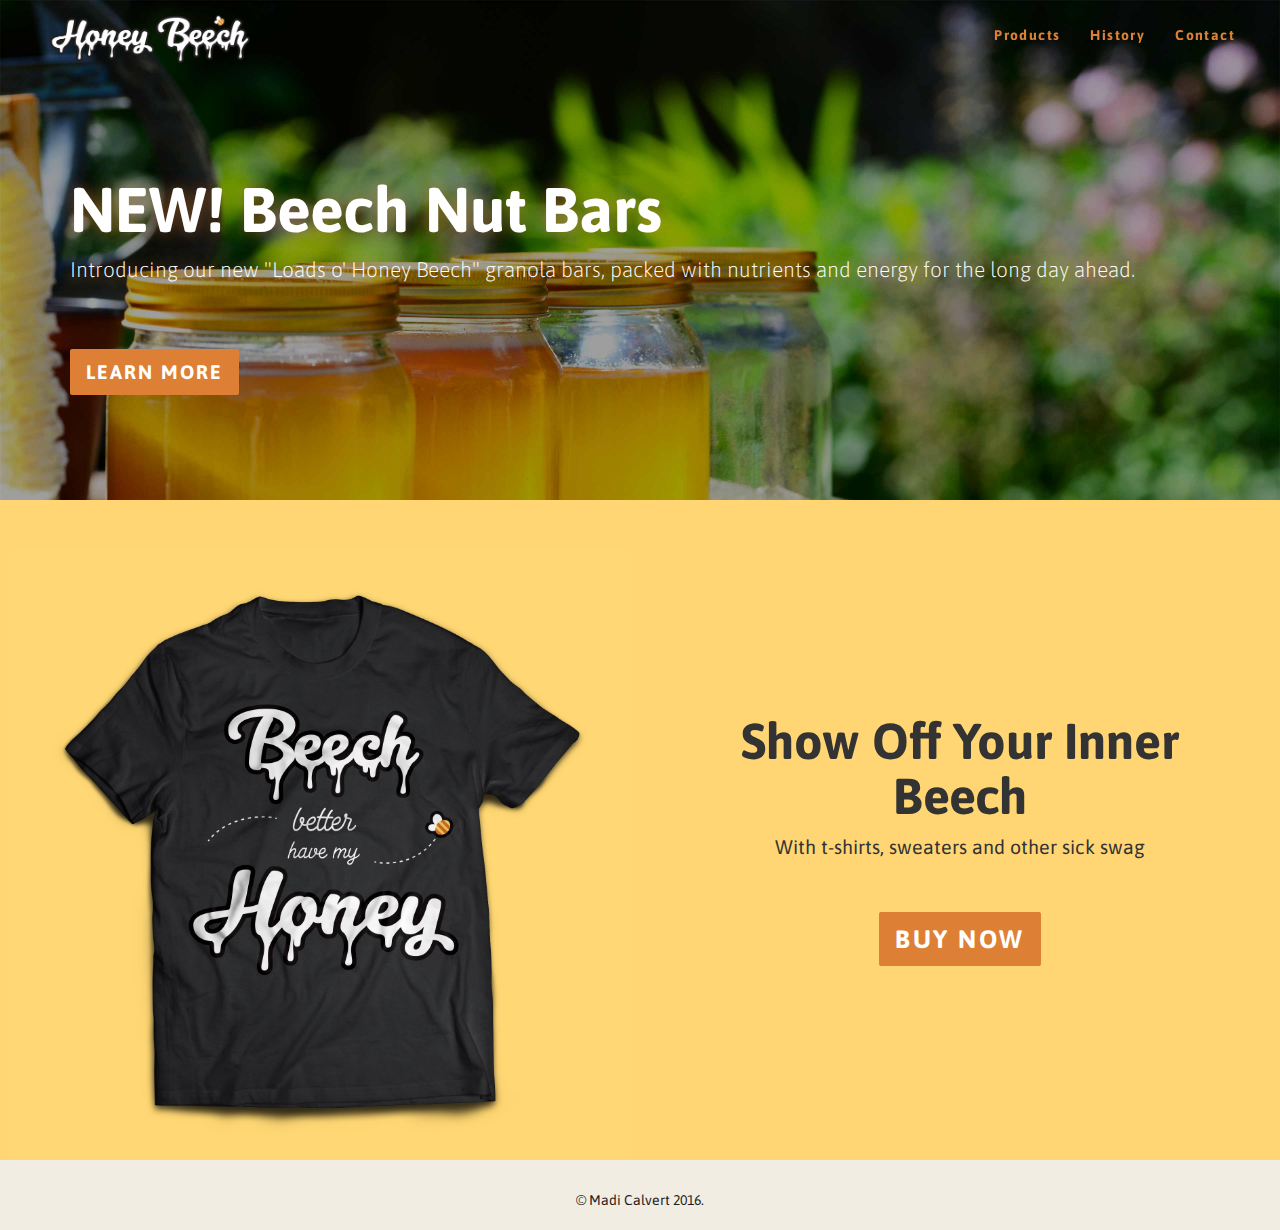
<file: index.html>
<!DOCTYPE html>
<html>
<head>
	<title>Madi Calvert | Bootstrap Website</title>
	<meta name="viewport" content="width=device-width, initial-scale=1.0">
	<link rel="stylesheet" href="https://maxcdn.bootstrapcdn.com/bootstrap/3.3.7/css/bootstrap.min.css">
	<link rel="stylesheet" type="text/css" href="css/normalize.css">
	<link rel="stylesheet" type="text/css" href="css/global.css">
</head>

<body>
<!-- Global Nav -->
<nav id="mainNav" class="navbar navbar-default navbar-fixed-top globalnav navbar-center" role="navigation">
  <div class="container-fluid">
    <div class="navbar-header page-scroll">
      <button type="button" class="navbar-toggle collapsed" data-toggle="collapse" data-target="#bs-example-navbar-collapse-1" aria-expanded="false">
        <span class="sr-only">Toggle navigation</span>
        <span class="icon-bar"></span>
        <span class="icon-bar"></span>
        <span class="icon-bar"></span>
      </button>
      <a class="navbar-brand page-scroll" href="index.html"><img class="logo" src="img/logo.png"></a>
    </div>
    <div class="collapse navbar-collapse" id="bs-example-navbar-collapse-1">
      <ul class="nav navbar-nav navbar-right">
        <li class="hidden"><a class="page-scroll" href="#page-top"></a></li>
        <li><a class="page-scroll" href="products.html">Products</a></li>
        <li><a class="page-scroll" href="#">History</a></li>
        <li><a class="page-scroll" href="#">Contact</a></li>
      </ul>
    </div>
  </div>
</nav>

<!-- Main Content -->

<header id="page-top" class="col-xs-12 nopadmarg">
	<div class="jumbotron index nopadmarg">
		<div class="container">
			<h1 class="header">NEW! Beech Nut Bars</h1>
			<p class="header">Introducing our new "Loads o' Honey Beech" granola bars, packed with nutrients and energy for the long day ahead.</p>
			<button class="btn btn-default btn-lg index" role="button">Learn More</button>
		</div>
	</div>
</header>

<container class="col-xs-12 nopadmarg">
	<div class="col-xs-12 col-md-6 top50">
		<img class="img-responsive" src="img/product1.jpg">
	</div>
	<div class="col-xs-12 col-md-6">
		<h1 class="indexpromo">Show Off Your Inner Beech</h1>
		<p class="indexpromo">With t-shirts, sweaters and other sick swag</p>
		<button class="btn btn-default btn-lg index centered" role="button"><a class="index" href="products.html">Buy Now</a></button>
	</div>
</container>

<!-- Footer -->

<footer class="col-xs-12">
	<div class="col-xs-12"><p class="copyright">&copy; Madi Calvert 2016.</p></div>
</footer>

<!-- jQuery -->
<script src="js/jquery.js"></script>

<!-- Bootstrap Core JavaScript -->
<script src="js/bootstrap.min.js"></script>
<script>

// Nav Change
$(window).scroll(function() {
	if($(this).scrollTop() > 50) {
	    $('.globalnav').addClass('opaque');
	    $('.logo').addClass('shrink');
	} else {
	    $('.globalnav').removeClass('opaque');
	    $('.logo').removeClass('shrink');
	}
});
</script>
</body>


</html>
</file>
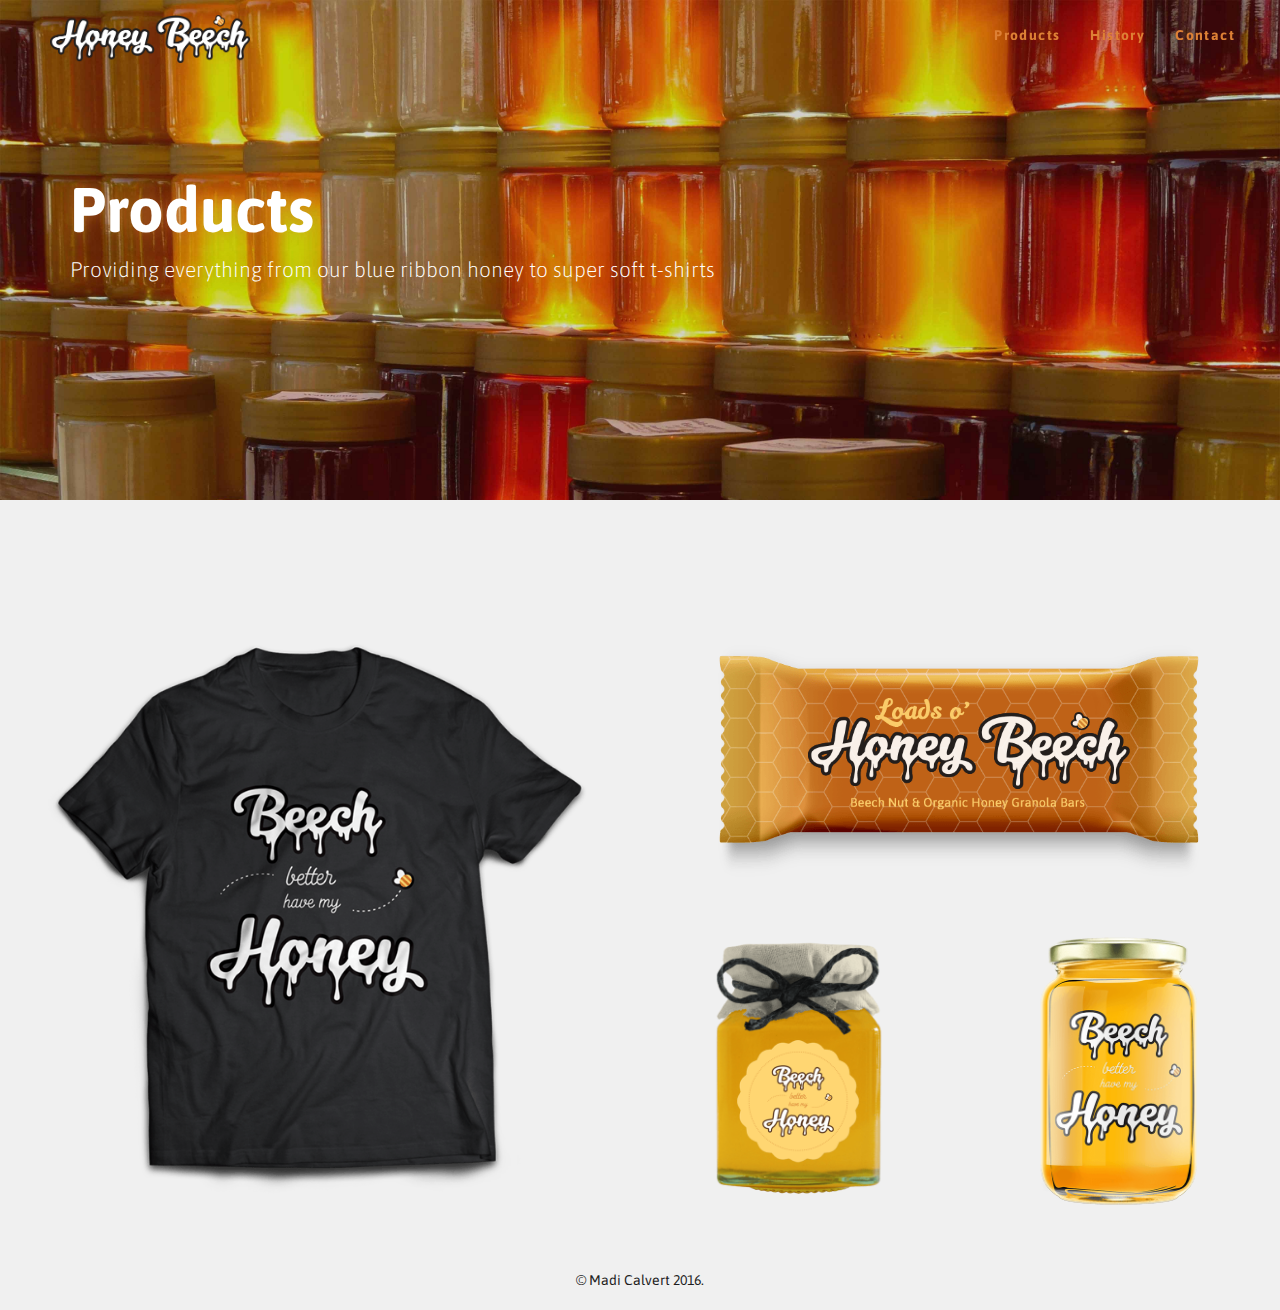
<file: products.html>
<!DOCTYPE html>
<html>
<head>
	<title>Madi Calvert | Bootstrap Website</title>
	<meta name="viewport" content="width=device-width, initial-scale=1.0">
	<link rel="stylesheet" href="https://maxcdn.bootstrapcdn.com/bootstrap/3.3.7/css/bootstrap.min.css">
	<link rel="stylesheet" type="text/css" href="css/normalize.css">
	<link rel="stylesheet" type="text/css" href="css/global.css">
</head>

<body id="products">
<!-- Global Nav -->
<nav id="mainNav" class="navbar navbar-default navbar-fixed-top globalnav navbar-center" role="navigation">
  <div class="container-fluid">
    <div class="navbar-header page-scroll">
      <button type="button" class="navbar-toggle collapsed" data-toggle="collapse" data-target="#bs-example-navbar-collapse-1" aria-expanded="false">
        <span class="sr-only">Toggle navigation</span>
        <span class="icon-bar"></span>
        <span class="icon-bar"></span>
        <span class="icon-bar"></span>
      </button>
      <a class="navbar-brand page-scroll" href="index.html"><img class="logo" src="img/logo.png"></a>
    </div>
    <div class="collapse navbar-collapse" id="bs-example-navbar-collapse-1">
      <ul class="nav navbar-nav navbar-right">
        <li class="hidden"><a class="page-scroll" href="#page-top"></a></li>
        <li><a class="page-scroll" href="products.html">Products</a></li>
        <li><a class="page-scroll" href="#">History</a></li>
        <li><a class="page-scroll" href="#">Contact</a></li>
      </ul>
    </div>
  </div>
</nav>

<!-- Main Content -->

<header id="page-top" class="col-xs-12 nopadmarg">
	<div class="jumbotron headerimg nopadmarg">
		<div class="container">
			<h1 class="header">Products</h1>
			<p class="header">Providing everything from our blue ribbon honey to super soft t-shirts</p>
		</div>
	</div>
</header>

<div class="col-xs-12 top100">
	<div class="productcontainer">
		<a href="#" class="producthover">
			<div class="product featured overlay">
				<img class="img-responsive" src="img/product1.png">
				<div class="textoverlay">
					<h2 class="textoverlay">Apparel</h2>
					<p class="textoverlay">From 14$/shirt</p>
					<span class="glyphicon glyphicon glyphicon-zoom-in textoverlay"></span>
				</div>
			</div>
		</a>
		<a href="#" class="producthover">
			<div class="product featured overlay">
				<img class="img-responsive" src="img/product4.png">
				<div class="textoverlay">
					<h2 class="textoverlay">Energy Bars</h2>
					<p class="textoverlay">From 2.95$/bar</p>
					<span class="glyphicon glyphicon glyphicon-zoom-in textoverlay"></span>
				</div>
			</div>
		</a>
		<a href="#" class="producthover">
			<div class="product overlay">
				<img class="img-responsive" src="img/product2.png">
				<div class="textoverlay">
					<h2 class="textoverlay">Rustic Honey</h2>
					<p class="textoverlay">From 15$/jar</p>
					<span class="glyphicon glyphicon glyphicon-zoom-in textoverlay"></span>
				</div>
			</div>
		</a>
		<a href="" data-toggle="modal" data-target="#modal1" class="producthover">
			<div class="product overlay">
				<img class="img-responsive" src="img/product3.png">
				<div class="textoverlay">
					<h2 class="textoverlay">Bulk Honey</h2>
					<p class="textoverlay">From 100$/order</p>
					<span class="glyphicon glyphicon glyphicon-zoom-in textoverlay"></span>
				</div>
			</div>
		</a>
	</div>
</div>

<!-- CONTENT -->

<div id="modal1" class="modal fade bs-example-modal-lg" tabindex="-1" role="dialog" aria-labelledby="myLargeModalLabel">
  <div class="modal-dialog modal-lg" role="document">
    <div class="modal-content">
    <button type="button" class="close" data-dismiss="modal" aria-label="Close"><span aria-hidden="true">&times;</span></button>
    <p>yo</p>
    </div>
  </div>
</div>


<!-- Footer -->

<footer class="col-xs-12">
	<div class="col-xs-12"><p class="copyright">&copy; Madi Calvert 2016.</p></div>
</footer>

<!-- jQuery -->
<script src="js/jquery.js"></script>

<!-- Bootstrap Core JavaScript -->
<script src="js/bootstrap.min.js"></script>

<!-- Masonry -->
<script src="js/masonry.pkgd.min.js"></script>

<script>
// Masonry
$(document).ready(function() {
	var container = document.querySelector('.productcontainer');
	var msnry = new Masonry( container, {

		columnWidth: 320,
		itemSelector:'.product',
		isFitWidth: true,
	});
});

// Nav Change
$(window).scroll(function() {
	if($(this).scrollTop() > 50) {
	    $('.globalnav').addClass('opaque');
	    $('.logo').addClass('shrink');
	} else {
	    $('.globalnav').removeClass('opaque');
	    $('.logo').removeClass('shrink');
	}
});
</script>
</body>


</html>
</file>
<file: css/global.css>
@charset "UTF-8";
@import url('https://fonts.googleapis.com/css?family=Asap:400,700');

/****************************** BODY(S) ******************************/

body {
	font-family: 'Asap', 'Avenir', sans-serif!important;
	background-color: #ffd673;
	margin: 0!important;
	padding-right: 0!important;
}

/****************************** GLOBAL ADJUSTMENTS ******************************/

.nopadmarg {
	padding: 0!important;
	margin: 0!important;
}
.top50 { margin-top: 50px; }
.top100 { margin: 100px 0 0 0!important; padding: 0!important; }

.close {
	font-weight: 100;
	font-size: 3em!important;
	-webkit-animation-name: rotate 0.8s 1 ease-in-out; 
	-moz-animation-name: rotate; 
	-moz-animation-duration: 0.8s; 
	-moz-animation-iteration-count: 1;
	-moz-animation-timing-function: ease-in-out;
	animation-name: rotate; 
	animation-duration:0.8s; 
	animation-iteration-count: 1;
	animation-timing-function: ease-in-out;
}

.close:hover {
	transform: rotate(359deg)!important;
	-webkit-transform: rotate(359deg) !important;
	-moz-transform: rotate(359deg) !important;
	-o-transform: rotate(359deg) !important;
	-ms-transform: rotate(359deg)!important ;
}

/****************************** NAV(S) ******************************/

nav div div a img.logo {
	width: 200px;
	padding: 0;
	margin: 0;
    transition: width .5s ease 0s;
}

@media (max-width: 599px) {
	nav div div a img.logo {
		width: 150px!important;
	}
}


@media (min-width: 600px){
	nav div div a img.logo.shrink {
		width: 150px;
		transition: width .5s ease 0s;
	}
}

nav div a.navbar-brand {
	padding-left: 50px!important;
}

.sr-only {
	border: none!important;
}

.globalnav {
	padding: 10px 0;
	background-color: transparent;
	border: none;
	overflow: hidden;
	z-index: 2;
    transition: background-color .5s ease 0s;
}

.globalnav.opaque {
	background-color: white;
    transition: background-color .5s ease 0s;
   	box-shadow: 0px 0px 5px rgba(60,60,60,0.10);
}

.globalnav a:link,
.globalnav a:visited { color: #dd8035!important; transition: color .5s; }
.globalnav a:hover { color: #ffd673!important; }
.globalnav ul li a { font-weight: 700; letter-spacing: .1em;}

.navbar-brand {padding: 5px 0 0 30px!important;}
.navbar-right {padding-right: 30px!important;}
.navbar-default {margin-bottom: 0!important;}

/****************************** INDEX ******************************/

.jumbotron {
	background-image: url("../img/headerbg3.jpg");
    min-height: 500px;
    background-position: 0 auto;
    background-size: cover;
    background-repeat: no-repeat;
    color: white;
    font-family: 'Asap'!important;
}

.headerimg {
	background-image: url("../img/headerbg1.jpg")!important;
}

h1.header {
	margin-top: 175px;
	font-family: 'Asap'!important;
	font-weight: 700;
	text-shadow: 0 0 15px rgba(220,128,53,.5);
}

p.header {
	text-shadow: 0 0 15px rgba(220,128,53,.5);
}

button.index {
	margin-top: 50px;
	letter-spacing: .1em;
	border-radius: 2px;
	text-transform: uppercase;
	font-weight: 700;
	border: 0;
	background-color: #dd8035!important;
	color: #fff;
	transition: background-color .5s ease;
	font-size: 1.4em;
}

button.index:hover {
	background-color: #ffd673!important;
	color: #fff;
	transition: background-color .5s ease;
}

a.index {
	color: white;
	text-decoration: none;
}

button.centered {
	display: block;
	margin: 50px auto;
	font-size: 1.8em!important;
}

h1.indexpromo {
	font-size: 3.6em;
	font-weight: 700;
	text-align: center;
	margin-top: 75px!important;
	padding: 0 25px;
}

@media ( min-width: 992px ) {
	h1.indexpromo {
		margin-top: 35%!important;
	}
}

p.indexpromo {
	text-align: center;
	font-size: 1.4em;
}

span {
  display: inline-block;
  vertical-align: middle;
}

img.index {
	max-width: 50%;
	display: block;
	margin: 25px auto 50px auto;
}

@media (min-width: 600px) {
	img.index {
		max-width: 50%;
	}
}

@media (max-width: 599px) {
	img.index {
		max-width: 90%;
	}
}

/****************************** PRODUCTS ******************************/

body#products {
	background-color: rgb(240,240,240);
}

h1.products {
	margin: 0!important;
	padding: 15% 0 0 10%;
	font-weight: 700;
}

p.products {
	margin: 0!important;
	padding: 0 0 0 10%;
}

#content {
	width: 100%;
	margin: 0 auto;
}

.productcontainer {
	max-width: 100%;
	margin: 0 auto;
}

.product {
	max-width: 300px;
	display: block;
	margin: 0 10px 20px 10px;
}

.product img {
	max-width: 300px;
	height: auto;
}

@media ( min-width: 670px ) {
	.featured {
		max-width: 620px;
	}

	.featured img {
		max-width: 620px;
		height: auto;
	}
}

div.centered {
	display: inline-block;
	margin: 0 auto;
}

div.textoverlay {
	top: 50%;
	left: 50%;
	position: absolute;
	-webkit-transition: opacity 0.35s, -webkit-transform 0.35s;
	transition: opacity 0.35s, transform 0.35s;
	-webkit-transform: translate3d(-50%,-50%,0);
	transform: translate3d(-50%,-50%,0);
	-webkit-transform-origin: 50%;
	-ms-transform-origin: 50%;
	transform-origin: 50%;
	background-color: transparent;
	margin: 0px;
	padding: 0px;
	text-align: center;
}

h2.textoverlay {
	font-size: 1.8em;
	font-weight: 700;
	letter-spacing: .05em;
	text-transform: uppercase;
}

p.textoverlay {
/*	top: 60%!important;*/
	font-size: 1.2em;
	font-weight: 400;
}

span.textoverlay {
/*	top: 62%!important;*/
	font-size: 2em;
	font-weight: 100;
	display: inline-block;
	margin: auto;
}

.producthover {
	color: transparent;
}

.producthover:hover {
	color: #3D3D3D!important;
}

/****************************** HOVER EFFECT ******************************/

.overlay:before {
  content: "";
  position: absolute;
  top: 0;
  left: 0;
  height: 100%;
  width: 100%;
  transition: all 0.5s;
  opacity: 0;
  background-color: rgb(240,240,240);
  background-size: 100% 100%;
}

.overlay:hover:before {
  opacity: 0.9;
}

/****************************** FOOTER ******************************/

footer {
	background-color: rgba(240,240,240,.9);
	margin: 0!important;
	padding: 10px;
}

.copyright {
	margin-top: 20px;
	text-align: center;
	color: rgb(30,30,30);
}
</file>
